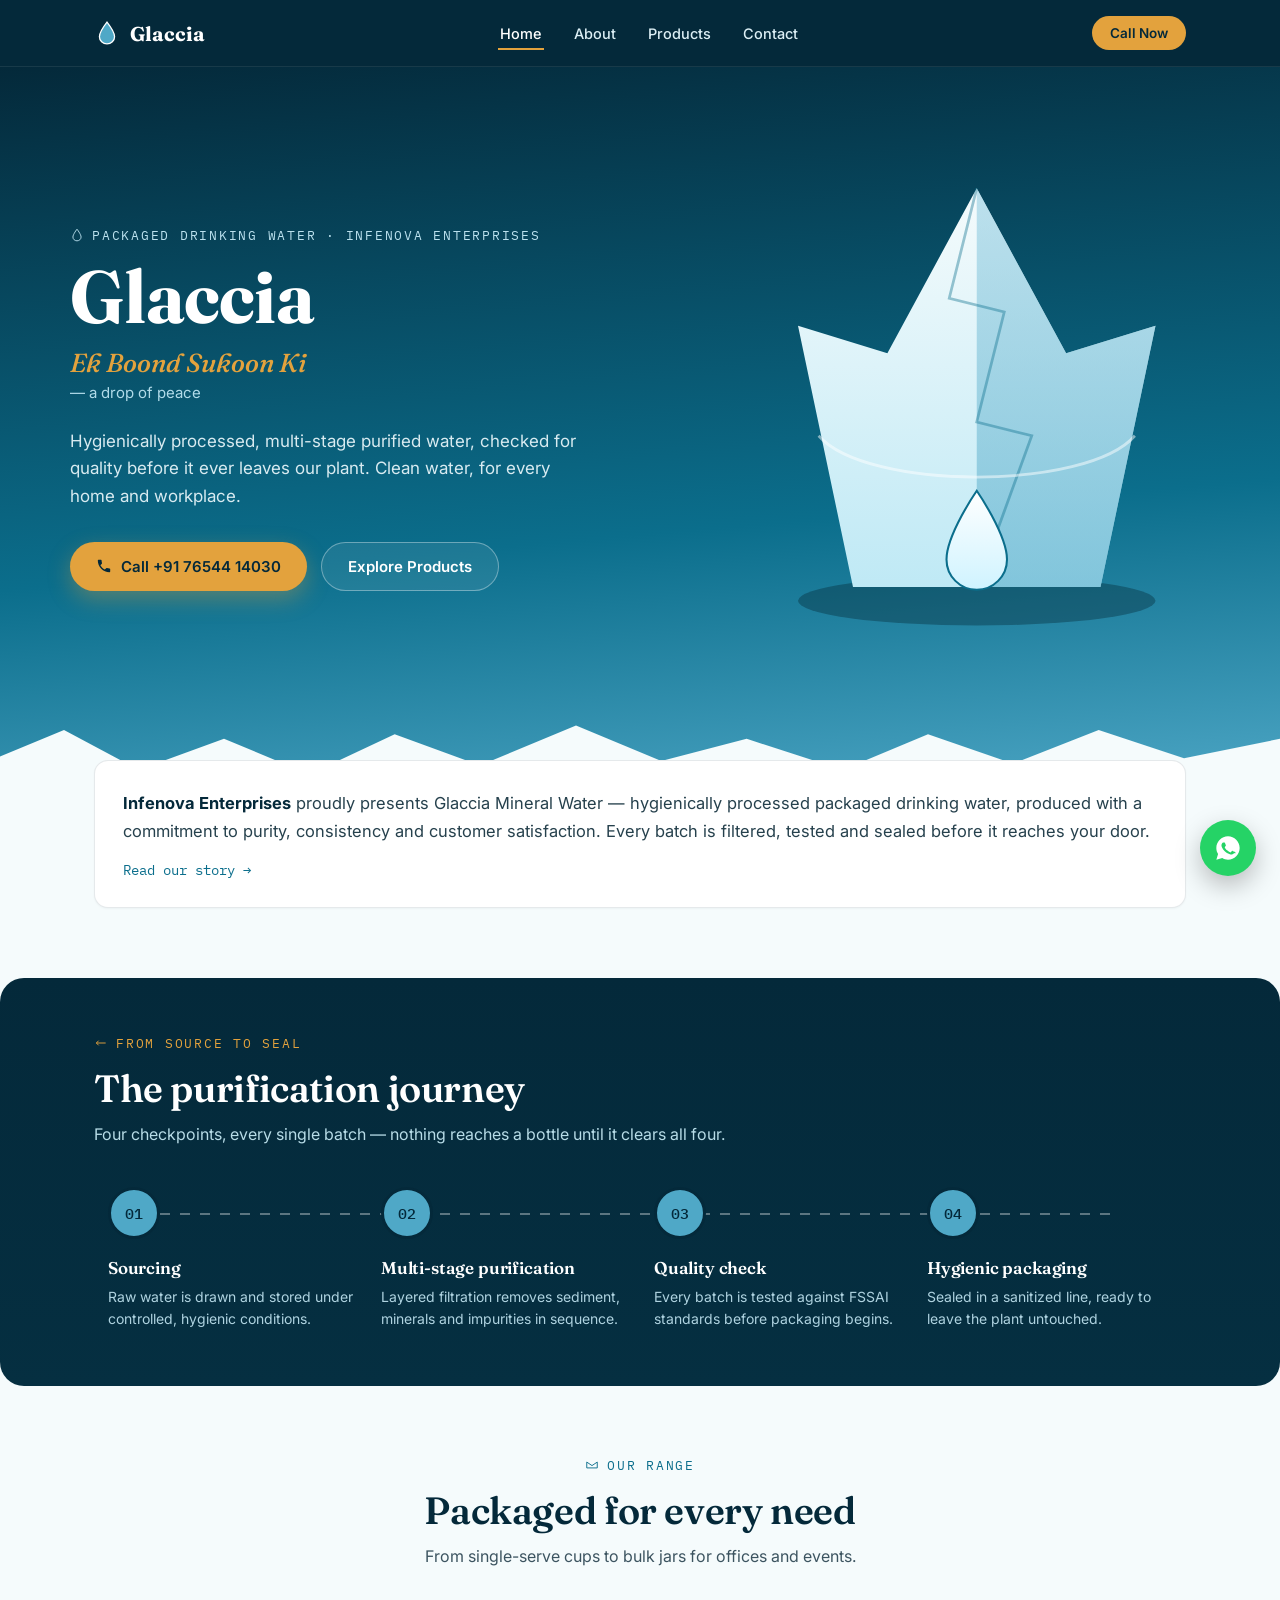
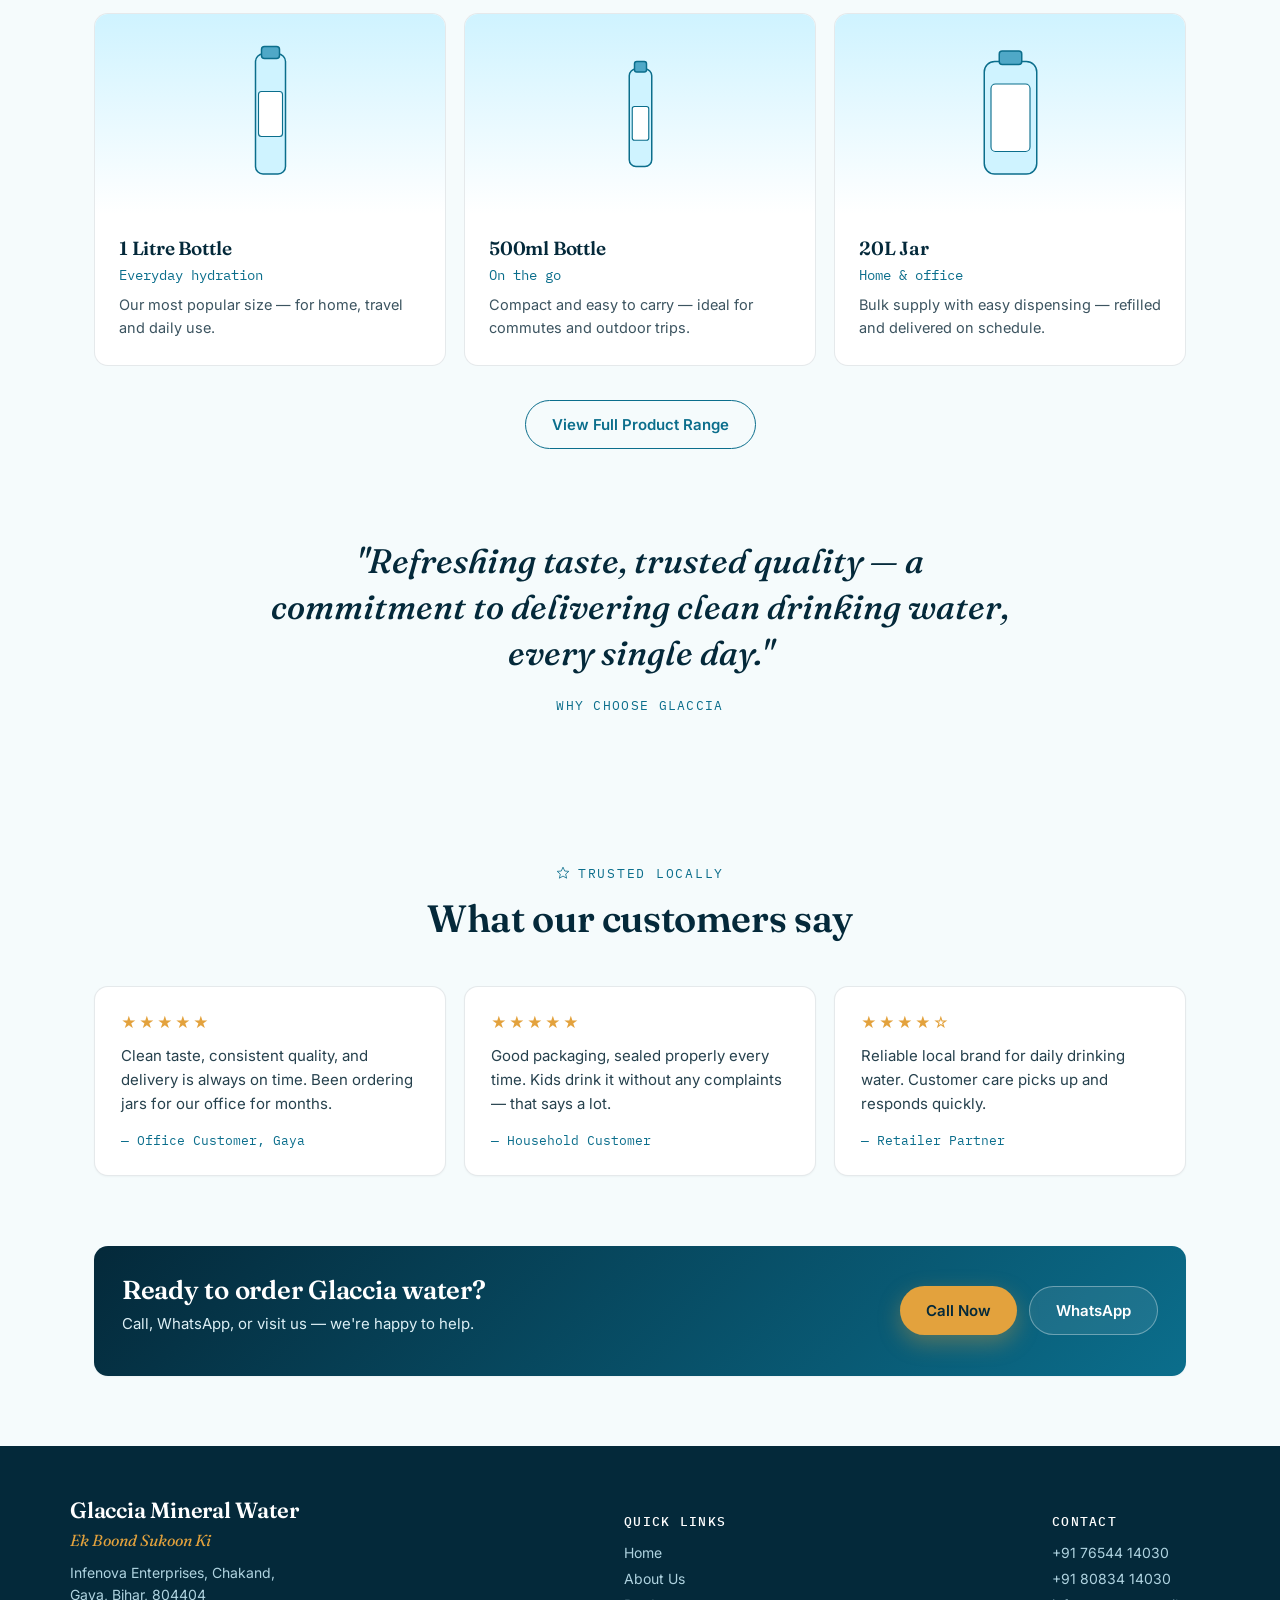
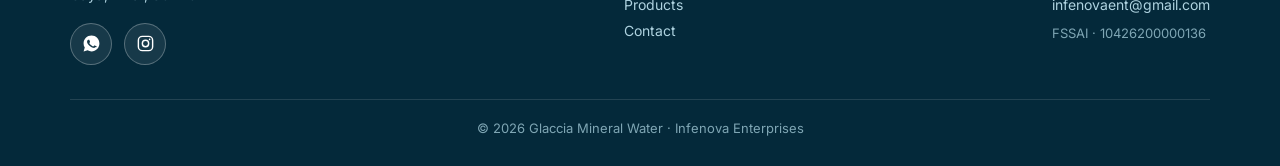
<file: index.html>
<!DOCTYPE html>
<html lang="en">
<head>
<meta charset="UTF-8">
<meta name="viewport" content="width=device-width,initial-scale=1">
<title>Glaccia Mineral Water — Ek Boond Sukoon Ki</title>
<meta name="description" content="Glaccia Mineral Water by Infenova Enterprises — hygienically processed, multi-stage purified packaged drinking water.">
<link rel="preconnect" href="https://fonts.googleapis.com">
<link rel="preconnect" href="https://fonts.gstatic.com" crossorigin>
<link href="https://fonts.googleapis.com/css2?family=Fraunces:opsz,wght@9..144,300;9..144,500;9..144,600;9..144,700&family=Inter:wght@400;500;600;700&family=IBM+Plex+Mono:wght@500&display=swap" rel="stylesheet">
<link rel="stylesheet" href="style.css">
<style>
  .hero{
    position:relative;
    background:linear-gradient(175deg,var(--abyss) 0%, var(--glacier) 62%, var(--glacier-mid) 100%);
    color:#fff;padding:80px 24px 130px;overflow:hidden;
  }
  .hero-inner{
    max-width:1140px;margin:0 auto;position:relative;z-index:2;
    display:grid;grid-template-columns:1.15fr 0.85fr;gap:40px;align-items:center;
  }
  .hero h1{color:#fff;font-size:clamp(44px,7vw,74px);line-height:.98;font-weight:700}
  .hero .tag{font-family:'Fraunces',serif;font-style:italic;font-weight:500;font-size:clamp(20px,2.4vw,26px);color:var(--gold);margin:14px 0 4px}
  .hero .tag-en{font-size:15px;color:var(--ice);opacity:.85;margin:0 0 26px}
  .hero p.desc{font-size:17px;line-height:1.6;max-width:46ch;color:#EAF7FB;opacity:.92}
  .cta-row{display:flex;gap:14px;margin-top:32px;flex-wrap:wrap}
  .glacier-art svg{width:100%;height:auto;display:block}
  @media (max-width:900px){ .hero-inner{grid-template-columns:1fr} .glacier-art{order:-1;max-width:260px;margin:0 auto} }
</style>
</head>
<body>

<nav class="site-nav">
  <div class="nav-inner">
    <a href="index.html" class="brand">
      <svg viewBox="0 0 24 24" fill="none"><path d="M12 2C12 2 5 11 5 15.5C5 19.09 8.13 22 12 22C15.87 22 19 19.09 19 15.5C19 11 12 2 12 2Z" fill="#4FA8C7" stroke="#fff" stroke-width="1.2"/></svg>
      <span class="brand-text">Glaccia</span>
    </a>
    <ul class="nav-links">
      <li><a href="index.html" class="active">Home</a></li>
      <li><a href="about.html">About</a></li>
      <li><a href="products.html">Products</a></li>
      <li><a href="contact.html">Contact</a></li>
    </ul>
    <a class="nav-cta" href="tel:+917654414030">Call Now</a>
  </div>
</nav>

<section class="hero">
  <div class="hero-inner">
    <div>
      <div class="eyebrow" style="display:inline-flex;align-items:center;gap:8px;font-family:'IBM Plex Mono',monospace;font-size:12.5px;letter-spacing:.14em;text-transform:uppercase;color:var(--ice);opacity:.9;margin-bottom:18px">
        <svg width="14" height="14" viewBox="0 0 24 24" fill="none"><path d="M12 2C12 2 5 11 5 15.5C5 19.09 8.13 22 12 22C15.87 22 19 19.09 19 15.5C19 11 12 2 12 2Z" stroke="currentColor" stroke-width="1.6"/></svg>
        Packaged Drinking Water · Infenova Enterprises
      </div>
      <h1>Glaccia</h1>
      <div class="tag">Ek Boond Sukoon Ki</div>
      <p class="tag-en">— a drop of peace</p>
      <p class="desc">Hygienically processed, multi-stage purified water, checked for quality before it ever leaves our plant. Clean water, for every home and workplace.</p>
      <div class="cta-row">
        <a class="btn btn-primary" href="tel:+917654414030">
          <svg width="16" height="16" viewBox="0 0 24 24" fill="none"><path d="M6.6 10.8C8.1 13.7 10.3 15.9 13.2 17.4L15.4 15.2C15.7 14.9 16.1 14.8 16.5 15C17.7 15.4 19 15.6 20.3 15.6C20.9 15.6 21.3 16 21.3 16.6V20.3C21.3 20.9 20.9 21.3 20.3 21.3C10.7 21.3 2.7 13.3 2.7 3.7C2.7 3.1 3.1 2.7 3.7 2.7H7.4C8 2.7 8.4 3.1 8.4 3.7C8.4 5 8.6 6.3 9 7.5C9.1 7.9 9 8.3 8.7 8.6L6.6 10.8Z" fill="currentColor"/></svg>
          Call +91 76544 14030
        </a>
        <a class="btn btn-ghost" href="products.html">Explore Products</a>
      </div>
    </div>
    <div class="glacier-art" aria-hidden="true">
      <svg viewBox="0 0 340 380" xmlns="http://www.w3.org/2000/svg">
        <defs>
          <linearGradient id="bergGrad" x1="0" y1="0" x2="0" y2="1"><stop offset="0" stop-color="#F5FBFC"/><stop offset="1" stop-color="#BFE9F5"/></linearGradient>
          <linearGradient id="bergShadow" x1="0" y1="0" x2="0" y2="1"><stop offset="0" stop-color="#8FCBE0"/><stop offset="1" stop-color="#4FA8C7"/></linearGradient>
          <linearGradient id="dropGrad" x1="0" y1="0" x2="0" y2="1"><stop offset="0" stop-color="#FFFFFF"/><stop offset="1" stop-color="#CFF3FF"/></linearGradient>
        </defs>
        <ellipse cx="170" cy="330" rx="130" ry="18" fill="#02202D" opacity="0.35"/>
        <path d="M170 30 L235 150 L300 130 L260 320 L80 320 L40 130 L105 150 Z" fill="url(#bergGrad)"/>
        <path d="M170 30 L235 150 L300 130 L260 320 L170 320 Z" fill="url(#bergShadow)" opacity="0.55"/>
        <path d="M170 30 L150 110 L190 120 L170 200 L210 210 L170 320" stroke="#0B6E8C" stroke-width="2" fill="none" opacity="0.4"/>
        <path d="M55 210 C90 250, 250 250, 285 210" stroke="#fff" stroke-width="2" opacity="0.5" fill="none"/>
        <path d="M170 250 C170 250 148 282 148 300 C148 312.15 157.85 322 170 322 C182.15 322 192 312.15 192 300 C192 282 170 250 170 250Z" fill="url(#dropGrad)" stroke="#0B6E8C" stroke-width="1.5"/>
      </svg>
    </div>
  </div>
  <div class="ice-edge">
    <svg viewBox="0 0 1200 90" preserveAspectRatio="none" xmlns="http://www.w3.org/2000/svg">
      <polygon points="0,90 0,40 60,10 130,55 210,20 290,60 370,15 450,50 540,5 620,45 700,20 790,55 870,15 950,48 1030,10 1110,42 1200,20 1200,90" fill="#F5FBFC"/>
    </svg>
  </div>
</section>

<div class="wrap tight">
  <section class="card" style="margin-top:-40px;position:relative;z-index:3">
    <p style="font-size:16.5px;line-height:1.7;color:#26414D;margin:0"><b style="color:var(--abyss)">Infenova Enterprises</b> proudly presents Glaccia Mineral Water — hygienically processed packaged drinking water, produced with a commitment to purity, consistency and customer satisfaction. Every batch is filtered, tested and sealed before it reaches your door.</p>
    <a href="about.html" style="display:inline-block;margin-top:16px;font-family:'IBM Plex Mono',monospace;font-size:13.5px;color:var(--glacier);text-decoration:none">Read our story →</a>
  </section>
</div>

<section class="journey">
  <div class="wrap tight" style="padding-bottom:0">
    <div class="section-head">
      <div class="eyebrow">
        <svg viewBox="0 0 24 24" fill="none" width="14" height="14"><path d="M4 12h16M4 12l4-4M4 12l4 4" stroke="currentColor" stroke-width="1.6"/></svg>
        From Source to Seal
      </div>
      <h2>The purification journey</h2>
      <p>Four checkpoints, every single batch — nothing reaches a bottle until it clears all four.</p>
    </div>
    <div class="steps">
      <div class="step"><div class="step-num">01</div><h3>Sourcing</h3><p>Raw water is drawn and stored under controlled, hygienic conditions.</p></div>
      <div class="step"><div class="step-num">02</div><h3>Multi-stage purification</h3><p>Layered filtration removes sediment, minerals and impurities in sequence.</p></div>
      <div class="step"><div class="step-num">03</div><h3>Quality check</h3><p>Every batch is tested against FSSAI standards before packaging begins.</p></div>
      <div class="step"><div class="step-num">04</div><h3>Hygienic packaging</h3><p>Sealed in a sanitized line, ready to leave the plant untouched.</p></div>
    </div>
  </div>
</section>

<div class="wrap">
  <div class="section-head center" style="max-width:640px;margin-left:auto;margin-right:auto">
    <div class="eyebrow" style="justify-content:center">
      <svg viewBox="0 0 24 24" fill="none" width="14" height="14"><path d="M3 7l9 6 9-6M3 7v10h18V7" stroke="currentColor" stroke-width="1.6"/></svg>
      Our Range
    </div>
    <h2>Packaged for every need</h2>
    <p>From single-serve cups to bulk jars for offices and events.</p>
  </div>
  <div class="grid grid-3">
    <div class="product-card">
      <div class="product-art">
        <svg viewBox="0 0 100 200"><rect x="30" y="20" width="40" height="160" rx="10" fill="#CFF3FF" stroke="#0B6E8C" stroke-width="2"/><rect x="38" y="10" width="24" height="16" rx="4" fill="#4FA8C7" stroke="#0B6E8C" stroke-width="2"/><rect x="34" y="70" width="32" height="60" rx="4" fill="#fff" stroke="#0B6E8C" stroke-width="1.5"/></svg>
      </div>
      <div class="product-body"><h3>1 Litre Bottle</h3><span class="price-tag">Everyday hydration</span><p>Our most popular size — for home, travel and daily use.</p></div>
    </div>
    <div class="product-card">
      <div class="product-art">
        <svg viewBox="0 0 100 200"><rect x="35" y="40" width="30" height="130" rx="9" fill="#CFF3FF" stroke="#0B6E8C" stroke-width="2"/><rect x="42" y="30" width="16" height="14" rx="3" fill="#4FA8C7" stroke="#0B6E8C" stroke-width="2"/><rect x="39" y="90" width="22" height="45" rx="3" fill="#fff" stroke="#0B6E8C" stroke-width="1.5"/></svg>
      </div>
      <div class="product-body"><h3>500ml Bottle</h3><span class="price-tag">On the go</span><p>Compact and easy to carry — ideal for commutes and outdoor trips.</p></div>
    </div>
    <div class="product-card">
      <div class="product-art">
        <svg viewBox="0 0 100 200"><rect x="15" y="30" width="70" height="150" rx="14" fill="#CFF3FF" stroke="#0B6E8C" stroke-width="2"/><rect x="35" y="16" width="30" height="18" rx="4" fill="#4FA8C7" stroke="#0B6E8C" stroke-width="2"/><rect x="24" y="60" width="52" height="90" rx="6" fill="#fff" stroke="#0B6E8C" stroke-width="1.5"/></svg>
      </div>
      <div class="product-body"><h3>20L Jar</h3><span class="price-tag">Home &amp; office</span><p>Bulk supply with easy dispensing — refilled and delivered on schedule.</p></div>
    </div>
  </div>
  <div style="text-align:center;margin-top:34px">
    <a class="btn btn-outline" href="products.html">View Full Product Range</a>
  </div>
</div>

<div class="wrap tight">
  <section class="quote">
    <blockquote>"Refreshing taste, trusted quality — a commitment to delivering clean drinking water, every single day."</blockquote>
    <cite>Why choose Glaccia</cite>
  </section>
</div>

<div class="wrap">
  <div class="section-head center" style="max-width:640px;margin-left:auto;margin-right:auto">
    <div class="eyebrow" style="justify-content:center">
      <svg viewBox="0 0 24 24" fill="none" width="14" height="14"><path d="M12 17.3l-6.2 3.6 1.6-7-5.4-4.7 7.1-.6L12 2l2.9 6.6 7.1.6-5.4 4.7 1.6 7z" stroke="currentColor" stroke-width="1.4"/></svg>
      Trusted Locally
    </div>
    <h2>What our customers say</h2>
  </div>
  <div class="grid grid-3">
    <div class="card testimonial"><div class="stars">★★★★★</div><p>Clean taste, consistent quality, and delivery is always on time. Been ordering jars for our office for months.</p><div class="who">— Office Customer, Gaya</div></div>
    <div class="card testimonial"><div class="stars">★★★★★</div><p>Good packaging, sealed properly every time. Kids drink it without any complaints — that says a lot.</p><div class="who">— Household Customer</div></div>
    <div class="card testimonial"><div class="stars">★★★★☆</div><p>Reliable local brand for daily drinking water. Customer care picks up and responds quickly.</p><div class="who">— Retailer Partner</div></div>
  </div>
</div>

<div class="wrap tight">
  <section class="card" style="display:flex;align-items:center;justify-content:space-between;flex-wrap:wrap;gap:24px;background:linear-gradient(135deg,var(--abyss),var(--glacier));color:#fff;border:none">
    <div>
      <h2 style="color:#fff;font-size:26px">Ready to order Glaccia water?</h2>
      <p style="color:#DCEFF5;margin-top:8px;font-size:15px">Call, WhatsApp, or visit us — we're happy to help.</p>
    </div>
    <div style="display:flex;gap:12px;flex-wrap:wrap">
      <a class="btn btn-primary" href="tel:+917654414030">Call Now</a>
      <a class="btn btn-ghost" href="https://wa.me/917654414030" target="_blank" rel="noopener">WhatsApp</a>
    </div>
  </section>
</div>

<footer>
  <div class="footer-inner">
    <div style="max-width:280px">
      <h3>Glaccia Mineral Water</h3>
      <div class="tag-en">Ek Boond Sukoon Ki</div>
      <address style="font-style:normal;color:#AFD3E0;font-size:14px;margin-top:12px;line-height:1.6">Infenova Enterprises, Chakand,<br>Gaya, Bihar, 804404</address>
      <div class="social-row">
        <a class="social-btn" href="https://wa.me/917654414030" target="_blank" rel="noopener" aria-label="Chat on WhatsApp"><svg viewBox="0 0 24 24" fill="currentColor"><path d="M12 2C6.5 2 2 6.5 2 12c0 1.9.5 3.6 1.5 5.1L2 22l5.1-1.4C8.5 21.5 10.2 22 12 22c5.5 0 10-4.5 10-10S17.5 2 12 2zm5.2 14.3c-.2.6-1.3 1.2-1.8 1.2-.5.1-1.1.1-1.7-.1-.4-.1-.9-.3-1.6-.6-2.7-1.2-4.5-3.9-4.6-4.1-.1-.2-1.1-1.5-1.1-2.8 0-1.3.7-2 1-2.3.3-.3.6-.3.8-.3h.6c.2 0 .4 0 .6.5.2.5.7 1.7.7 1.8.1.2.1.3 0 .5-.1.2-.1.3-.3.5-.1.2-.3.4-.4.5-.1.2-.3.3-.1.6.2.4.9 1.4 1.9 2.3 1.3 1.1 2.3 1.5 2.7 1.7.3.1.5.1.6-.1.2-.2.7-.8.9-1 .2-.2.3-.2.6-.1.2.1 1.5.7 1.8.8.3.1.5.2.5.3.1.2.1.6-.1 1.1z"/></svg></a>
        <a class="social-btn" href="https://instagram.com/glaccia" target="_blank" rel="noopener" aria-label="Glaccia on Instagram"><svg viewBox="0 0 24 24" fill="none" stroke="currentColor" stroke-width="1.8"><rect x="3" y="3" width="18" height="18" rx="5"/><circle cx="12" cy="12" r="4"/><circle cx="17.2" cy="6.8" r="1" fill="currentColor" stroke="none"/></svg></a>
      </div>
    </div>
    <div class="footer-col">
      <h4>Quick Links</h4>
      <a href="index.html">Home</a>
      <a href="about.html">About Us</a>
      <a href="products.html">Products</a>
      <a href="contact.html">Contact</a>
    </div>
    <div class="footer-col">
      <h4>Contact</h4>
      <a href="tel:+917654414030">+91 76544 14030</a>
      <a href="tel:+918083414030">+91 80834 14030</a>
      <a href="mailto:infenovaent@gmail.com">infenovaent@gmail.com</a>
      <span style="color:#7FA6B4;font-size:13px">FSSAI · 10426200000136</span>
    </div>
  </div>
  <p class="copyright">© 2026 Glaccia Mineral Water · Infenova Enterprises</p>
</footer>

<a class="wa-float" href="https://wa.me/917654414030" target="_blank" rel="noopener" aria-label="Chat on WhatsApp">
  <svg viewBox="0 0 24 24" fill="currentColor"><path d="M12 2C6.5 2 2 6.5 2 12c0 1.9.5 3.6 1.5 5.1L2 22l5.1-1.4C8.5 21.5 10.2 22 12 22c5.5 0 10-4.5 10-10S17.5 2 12 2zm5.2 14.3c-.2.6-1.3 1.2-1.8 1.2-.5.1-1.1.1-1.7-.1-.4-.1-.9-.3-1.6-.6-2.7-1.2-4.5-3.9-4.6-4.1-.1-.2-1.1-1.5-1.1-2.8 0-1.3.7-2 1-2.3.3-.3.6-.3.8-.3h.6c.2 0 .4 0 .6.5.2.5.7 1.7.7 1.8.1.2.1.3 0 .5-.1.2-.1.3-.3.5-.1.2-.3.4-.4.5-.1.2-.3.3-.1.6.2.4.9 1.4 1.9 2.3 1.3 1.1 2.3 1.5 2.7 1.7.3.1.5.1.6-.1.2-.2.7-.8.9-1 .2-.2.3-.2.6-.1.2.1 1.5.7 1.8.8.3.1.5.2.5.3.1.2.1.6-.1 1.1z"/></svg>
</a>

</body>
</html>
</file>
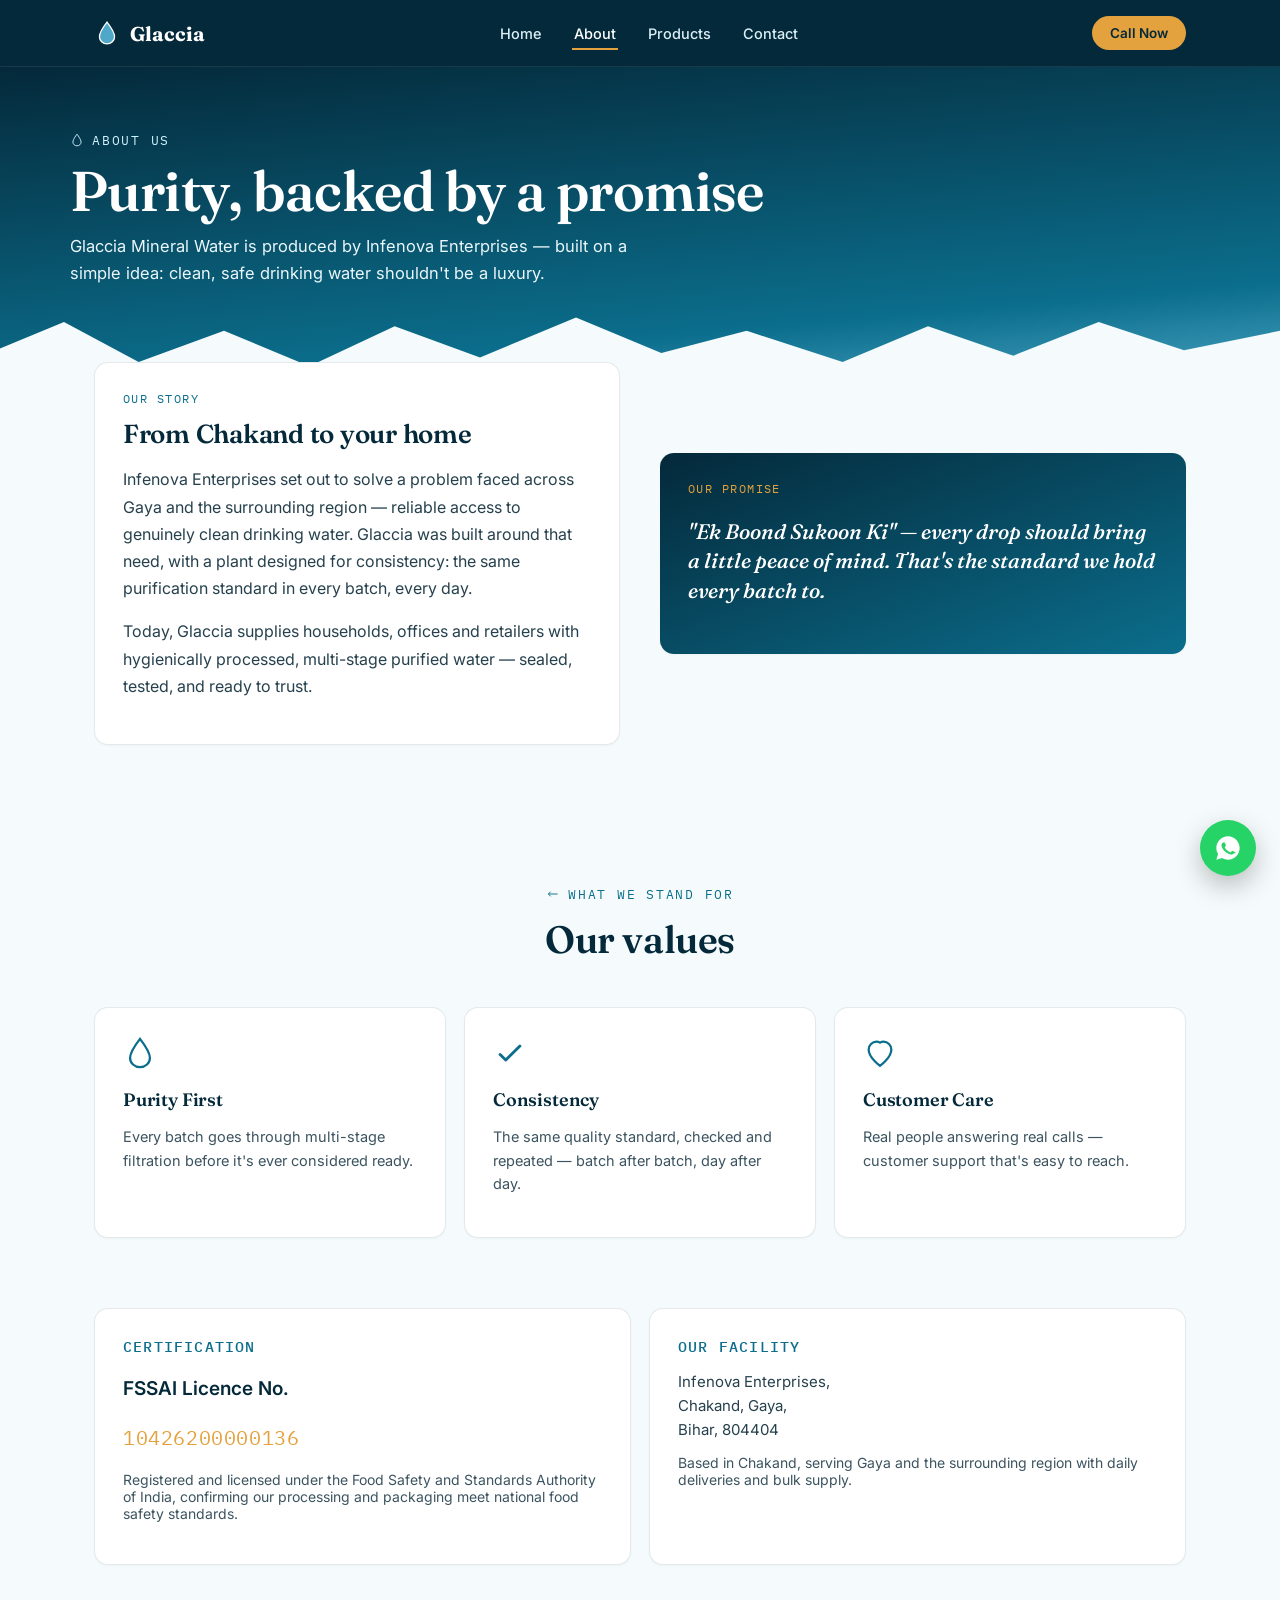
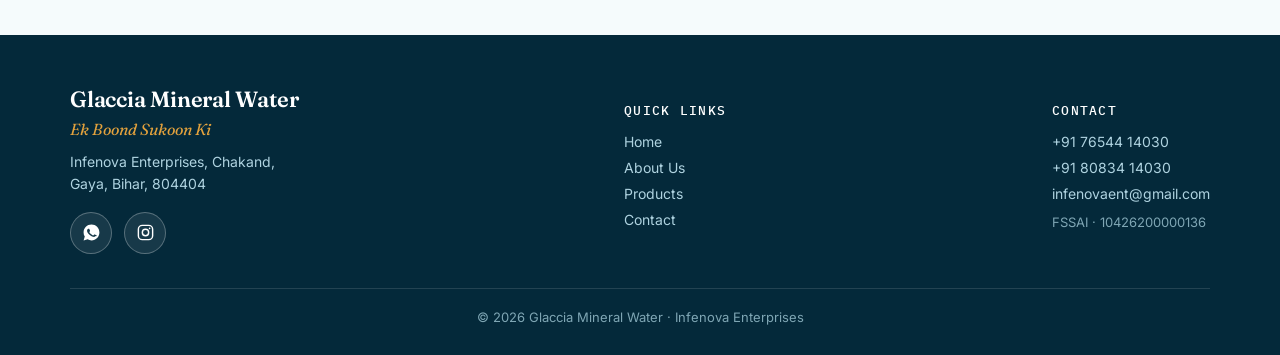
<file: about.html>
<!DOCTYPE html>
<html lang="en">
<head>
<meta charset="UTF-8">
<meta name="viewport" content="width=device-width,initial-scale=1">
<title>About Us — Glaccia Mineral Water</title>
<link rel="preconnect" href="https://fonts.googleapis.com">
<link rel="preconnect" href="https://fonts.gstatic.com" crossorigin>
<link href="https://fonts.googleapis.com/css2?family=Fraunces:opsz,wght@9..144,300;9..144,500;9..144,600;9..144,700&family=Inter:wght@400;500;600;700&family=IBM+Plex+Mono:wght@500&display=swap" rel="stylesheet">
<link rel="stylesheet" href="style.css">
</head>
<body>

<nav class="site-nav">
  <div class="nav-inner">
    <a href="index.html" class="brand">
      <svg viewBox="0 0 24 24" fill="none"><path d="M12 2C12 2 5 11 5 15.5C5 19.09 8.13 22 12 22C15.87 22 19 19.09 19 15.5C19 11 12 2 12 2Z" fill="#4FA8C7" stroke="#fff" stroke-width="1.2"/></svg>
      <span class="brand-text">Glaccia</span>
    </a>
    <ul class="nav-links">
      <li><a href="index.html">Home</a></li>
      <li><a href="about.html" class="active">About</a></li>
      <li><a href="products.html">Products</a></li>
      <li><a href="contact.html">Contact</a></li>
    </ul>
    <a class="nav-cta" href="tel:+917654414030">Call Now</a>
  </div>
</nav>

<section class="page-hero">
  <div class="page-hero-inner">
    <div class="eyebrow">
      <svg width="14" height="14" viewBox="0 0 24 24" fill="none"><path d="M12 2C12 2 5 11 5 15.5C5 19.09 8.13 22 12 22C15.87 22 19 19.09 19 15.5C19 11 12 2 12 2Z" stroke="currentColor" stroke-width="1.6"/></svg>
      About Us
    </div>
    <h1>Purity, backed by a promise</h1>
    <p>Glaccia Mineral Water is produced by Infenova Enterprises — built on a simple idea: clean, safe drinking water shouldn't be a luxury.</p>
  </div>
  <div class="ice-edge">
    <svg viewBox="0 0 1200 90" preserveAspectRatio="none" xmlns="http://www.w3.org/2000/svg">
      <polygon points="0,90 0,40 60,10 130,55 210,20 290,60 370,15 450,50 540,5 620,45 700,20 790,55 870,15 950,48 1030,10 1110,42 1200,20 1200,90" fill="#F5FBFC"/>
    </svg>
  </div>
</section>

<div class="wrap tight">
  <section class="grid grid-2" style="align-items:center;gap:40px;margin-top:-30px;position:relative;z-index:3">
    <div class="card">
      <div class="eyebrow" style="color:var(--glacier);font-family:'IBM Plex Mono',monospace;font-size:12px;letter-spacing:.12em;text-transform:uppercase;margin-bottom:12px">Our Story</div>
      <h2 style="font-size:26px;margin-bottom:14px">From Chakand to your home</h2>
      <p style="font-size:16px;line-height:1.7;color:#26414D;margin-bottom:14px">Infenova Enterprises set out to solve a problem faced across Gaya and the surrounding region — reliable access to genuinely clean drinking water. Glaccia was built around that need, with a plant designed for consistency: the same purification standard in every batch, every day.</p>
      <p style="font-size:16px;line-height:1.7;color:#26414D">Today, Glaccia supplies households, offices and retailers with hygienically processed, multi-stage purified water — sealed, tested, and ready to trust.</p>
    </div>
    <div class="card" style="background:linear-gradient(160deg,var(--abyss),var(--glacier));color:#fff;border:none">
      <div class="eyebrow" style="color:var(--gold);font-family:'IBM Plex Mono',monospace;font-size:12px;letter-spacing:.12em;text-transform:uppercase;margin-bottom:12px">Our Promise</div>
      <p style="font-family:'Fraunces',serif;font-style:italic;font-weight:500;font-size:21px;line-height:1.4;color:#fff">"Ek Boond Sukoon Ki" — every drop should bring a little peace of mind. That's the standard we hold every batch to.</p>
    </div>
  </section>
</div>

<div class="wrap">
  <div class="section-head center" style="max-width:600px;margin-left:auto;margin-right:auto">
    <div class="eyebrow" style="justify-content:center">
      <svg viewBox="0 0 24 24" fill="none" width="14" height="14"><path d="M4 12h16M4 12l4-4M4 12l4 4" stroke="currentColor" stroke-width="1.6"/></svg>
      What We Stand For
    </div>
    <h2>Our values</h2>
  </div>
  <div class="grid grid-3">
    <div class="card">
      <svg width="34" height="34" viewBox="0 0 24 24" fill="none" style="color:var(--glacier);margin-bottom:14px"><path d="M12 2C12 2 5 11 5 15.5C5 19.09 8.13 22 12 22C15.87 22 19 19.09 19 15.5C19 11 12 2 12 2Z" stroke="currentColor" stroke-width="1.6"/></svg>
      <h3 style="font-size:18px;margin-bottom:8px">Purity First</h3>
      <p style="font-size:14.5px;color:#3c5460;line-height:1.6">Every batch goes through multi-stage filtration before it's ever considered ready.</p>
    </div>
    <div class="card">
      <svg width="34" height="34" viewBox="0 0 24 24" fill="none" style="color:var(--glacier);margin-bottom:14px"><path d="M5 13l4 4L19 7" stroke="currentColor" stroke-width="2" stroke-linecap="round" stroke-linejoin="round"/></svg>
      <h3 style="font-size:18px;margin-bottom:8px">Consistency</h3>
      <p style="font-size:14.5px;color:#3c5460;line-height:1.6">The same quality standard, checked and repeated — batch after batch, day after day.</p>
    </div>
    <div class="card">
      <svg width="34" height="34" viewBox="0 0 24 24" fill="none" style="color:var(--glacier);margin-bottom:14px"><path d="M12 21C12 21 4 15.5 4 9.5C4 6.5 6.5 4 9.5 4C10.9 4 12 4.7 12 4.7C12 4.7 13.1 4 14.5 4C17.5 4 20 6.5 20 9.5C20 15.5 12 21 12 21Z" stroke="currentColor" stroke-width="1.6"/></svg>
      <h3 style="font-size:18px;margin-bottom:8px">Customer Care</h3>
      <p style="font-size:14.5px;color:#3c5460;line-height:1.6">Real people answering real calls — customer support that's easy to reach.</p>
    </div>
  </div>
</div>

<div class="wrap tight">
  <div class="grid grid-2">
    <div class="card info-card">
      <h3>Certification</h3>
      <p class="big">FSSAI Licence No.</p>
      <p class="license">10426200000136</p>
      <p style="font-size:14px;color:#3c5460;margin-top:12px">Registered and licensed under the Food Safety and Standards Authority of India, confirming our processing and packaging meet national food safety standards.</p>
    </div>
    <div class="card info-card">
      <h3>Our Facility</h3>
      <address>Infenova Enterprises,<br>Chakand, Gaya,<br>Bihar, 804404</address>
      <p style="font-size:14px;color:#3c5460;margin-top:12px">Based in Chakand, serving Gaya and the surrounding region with daily deliveries and bulk supply.</p>
    </div>
  </div>
</div>

<footer>
  <div class="footer-inner">
    <div style="max-width:280px">
      <h3>Glaccia Mineral Water</h3>
      <div class="tag-en">Ek Boond Sukoon Ki</div>
      <address style="font-style:normal;color:#AFD3E0;font-size:14px;margin-top:12px;line-height:1.6">Infenova Enterprises, Chakand,<br>Gaya, Bihar, 804404</address>
      <div class="social-row">
        <a class="social-btn" href="https://wa.me/917654414030" target="_blank" rel="noopener" aria-label="Chat on WhatsApp"><svg viewBox="0 0 24 24" fill="currentColor"><path d="M12 2C6.5 2 2 6.5 2 12c0 1.9.5 3.6 1.5 5.1L2 22l5.1-1.4C8.5 21.5 10.2 22 12 22c5.5 0 10-4.5 10-10S17.5 2 12 2zm5.2 14.3c-.2.6-1.3 1.2-1.8 1.2-.5.1-1.1.1-1.7-.1-.4-.1-.9-.3-1.6-.6-2.7-1.2-4.5-3.9-4.6-4.1-.1-.2-1.1-1.5-1.1-2.8 0-1.3.7-2 1-2.3.3-.3.6-.3.8-.3h.6c.2 0 .4 0 .6.5.2.5.7 1.7.7 1.8.1.2.1.3 0 .5-.1.2-.1.3-.3.5-.1.2-.3.4-.4.5-.1.2-.3.3-.1.6.2.4.9 1.4 1.9 2.3 1.3 1.1 2.3 1.5 2.7 1.7.3.1.5.1.6-.1.2-.2.7-.8.9-1 .2-.2.3-.2.6-.1.2.1 1.5.7 1.8.8.3.1.5.2.5.3.1.2.1.6-.1 1.1z"/></svg></a>
        <a class="social-btn" href="https://instagram.com/glaccia" target="_blank" rel="noopener" aria-label="Glaccia on Instagram"><svg viewBox="0 0 24 24" fill="none" stroke="currentColor" stroke-width="1.8"><rect x="3" y="3" width="18" height="18" rx="5"/><circle cx="12" cy="12" r="4"/><circle cx="17.2" cy="6.8" r="1" fill="currentColor" stroke="none"/></svg></a>
      </div>
    </div>
    <div class="footer-col">
      <h4>Quick Links</h4>
      <a href="index.html">Home</a>
      <a href="about.html">About Us</a>
      <a href="products.html">Products</a>
      <a href="contact.html">Contact</a>
    </div>
    <div class="footer-col">
      <h4>Contact</h4>
      <a href="tel:+917654414030">+91 76544 14030</a>
      <a href="tel:+918083414030">+91 80834 14030</a>
      <a href="mailto:infenovaent@gmail.com">infenovaent@gmail.com</a>
      <span style="color:#7FA6B4;font-size:13px">FSSAI · 10426200000136</span>
    </div>
  </div>
  <p class="copyright">© 2026 Glaccia Mineral Water · Infenova Enterprises</p>
</footer>

<a class="wa-float" href="https://wa.me/917654414030" target="_blank" rel="noopener" aria-label="Chat on WhatsApp">
  <svg viewBox="0 0 24 24" fill="currentColor"><path d="M12 2C6.5 2 2 6.5 2 12c0 1.9.5 3.6 1.5 5.1L2 22l5.1-1.4C8.5 21.5 10.2 22 12 22c5.5 0 10-4.5 10-10S17.5 2 12 2zm5.2 14.3c-.2.6-1.3 1.2-1.8 1.2-.5.1-1.1.1-1.7-.1-.4-.1-.9-.3-1.6-.6-2.7-1.2-4.5-3.9-4.6-4.1-.1-.2-1.1-1.5-1.1-2.8 0-1.3.7-2 1-2.3.3-.3.6-.3.8-.3h.6c.2 0 .4 0 .6.5.2.5.7 1.7.7 1.8.1.2.1.3 0 .5-.1.2-.1.3-.3.5-.1.2-.3.4-.4.5-.1.2-.3.3-.1.6.2.4.9 1.4 1.9 2.3 1.3 1.1 2.3 1.5 2.7 1.7.3.1.5.1.6-.1.2-.2.7-.8.9-1 .2-.2.3-.2.6-.1.2.1 1.5.7 1.8.8.3.1.5.2.5.3.1.2.1.6-.1 1.1z"/></svg>
</a>

</body>
</html>
</file>
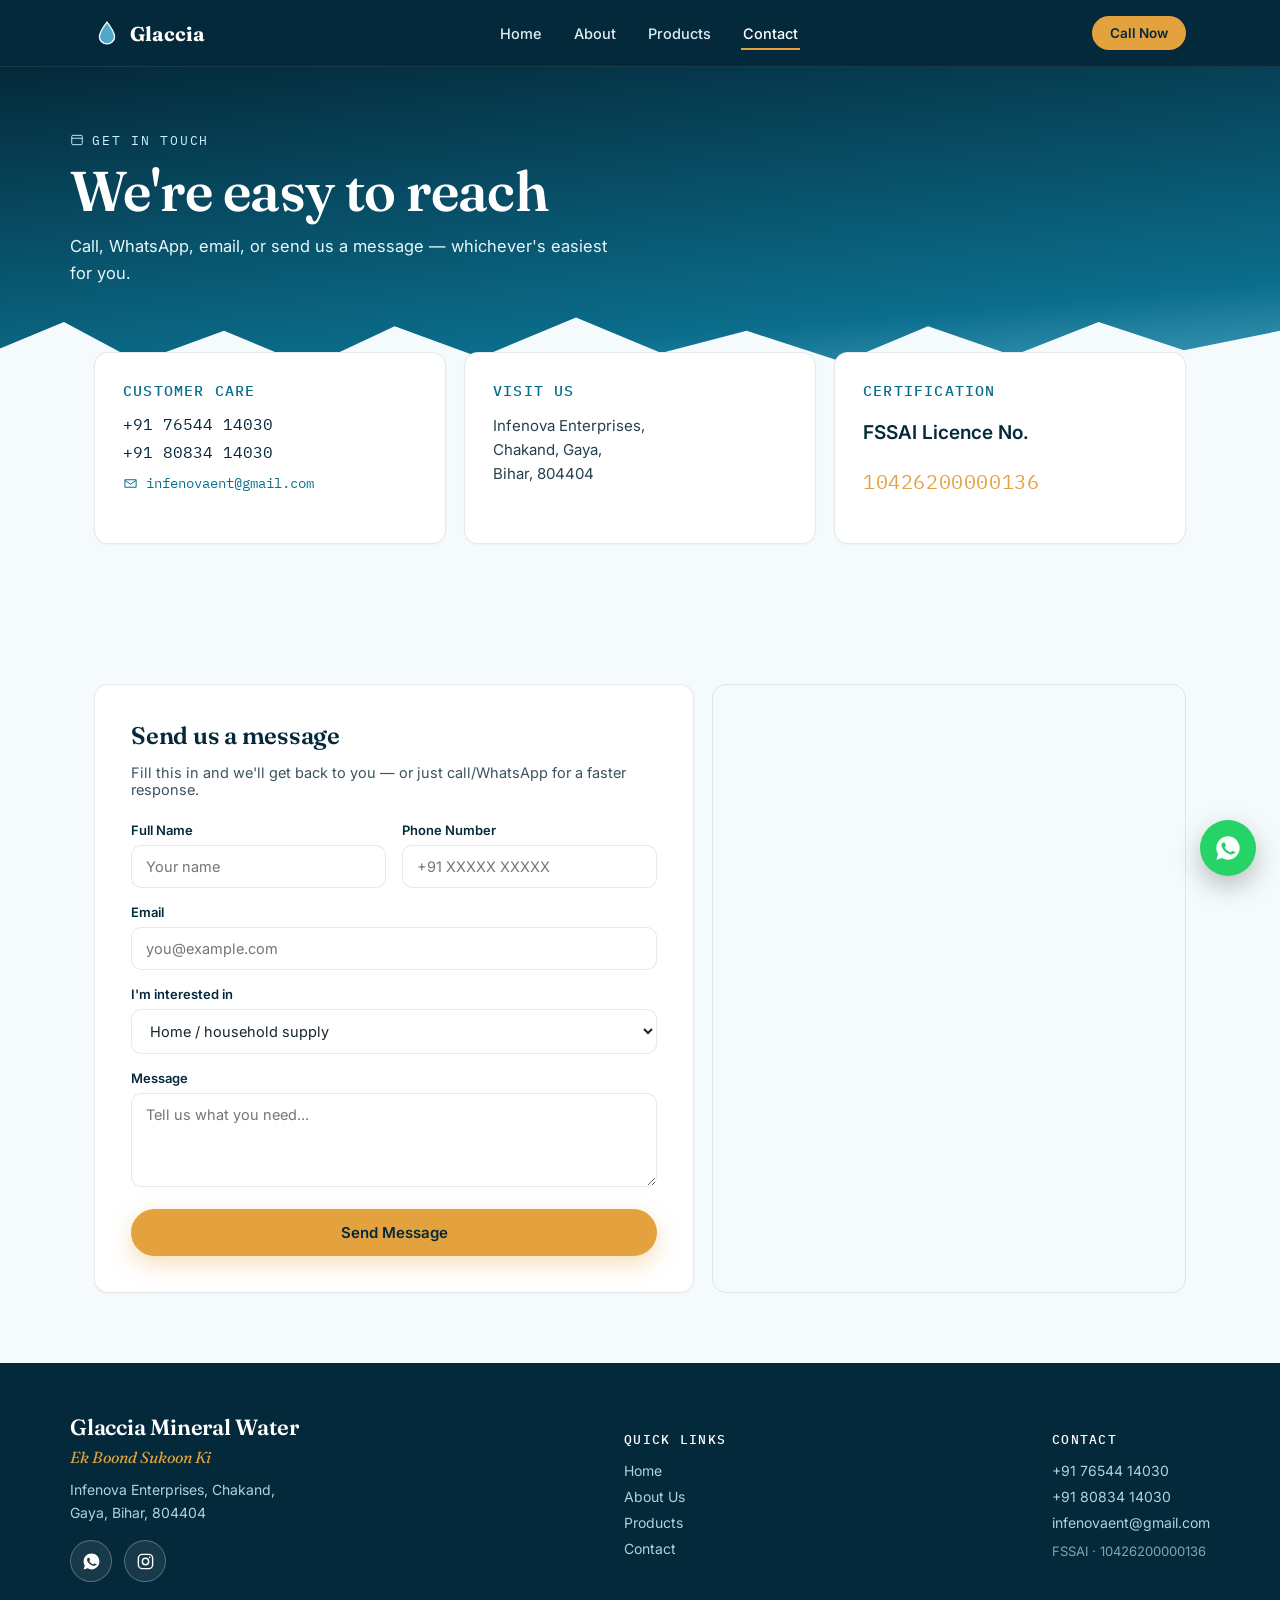
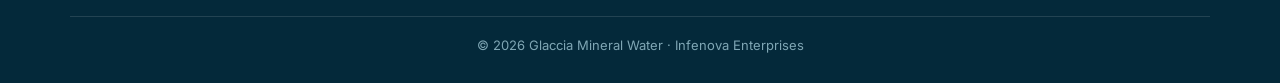
<file: contact.html>
<!DOCTYPE html>
<html lang="en">
<head>
<meta charset="UTF-8">
<meta name="viewport" content="width=device-width,initial-scale=1">
<title>Contact Us — Glaccia Mineral Water</title>
<link rel="preconnect" href="https://fonts.googleapis.com">
<link rel="preconnect" href="https://fonts.gstatic.com" crossorigin>
<link href="https://fonts.googleapis.com/css2?family=Fraunces:opsz,wght@9..144,300;9..144,500;9..144,600;9..144,700&family=Inter:wght@400;500;600;700&family=IBM+Plex+Mono:wght@500&display=swap" rel="stylesheet">
<link rel="stylesheet" href="style.css">
</head>
<body>

<nav class="site-nav">
  <div class="nav-inner">
    <a href="index.html" class="brand">
      <svg viewBox="0 0 24 24" fill="none"><path d="M12 2C12 2 5 11 5 15.5C5 19.09 8.13 22 12 22C15.87 22 19 19.09 19 15.5C19 11 12 2 12 2Z" fill="#4FA8C7" stroke="#fff" stroke-width="1.2"/></svg>
      <span class="brand-text">Glaccia</span>
    </a>
    <ul class="nav-links">
      <li><a href="index.html">Home</a></li>
      <li><a href="about.html">About</a></li>
      <li><a href="products.html">Products</a></li>
      <li><a href="contact.html" class="active">Contact</a></li>
    </ul>
    <a class="nav-cta" href="tel:+917654414030">Call Now</a>
  </div>
</nav>

<section class="page-hero">
  <div class="page-hero-inner">
    <div class="eyebrow">
      <svg width="14" height="14" viewBox="0 0 24 24" fill="none"><rect x="3" y="4" width="18" height="16" rx="2" stroke="currentColor" stroke-width="1.6"/><path d="M3 9h18" stroke="currentColor" stroke-width="1.6"/></svg>
      Get In Touch
    </div>
    <h1>We're easy to reach</h1>
    <p>Call, WhatsApp, email, or send us a message — whichever's easiest for you.</p>
  </div>
  <div class="ice-edge">
    <svg viewBox="0 0 1200 90" preserveAspectRatio="none" xmlns="http://www.w3.org/2000/svg">
      <polygon points="0,90 0,40 60,10 130,55 210,20 290,60 370,15 450,50 540,5 620,45 700,20 790,55 870,15 950,48 1030,10 1110,42 1200,20 1200,90" fill="#F5FBFC"/>
    </svg>
  </div>
</section>

<div class="wrap tight">
  <div class="grid grid-3" style="margin-top:-40px;position:relative;z-index:3">
    <div class="card info-card">
      <h3>Customer Care</h3>
      <a class="phone" href="tel:+917654414030">+91 76544 14030</a>
      <a class="phone" href="tel:+918083414030" style="margin-top:8px">+91 80834 14030</a>
      <a class="email" href="mailto:infenovaent@gmail.com">
        <svg viewBox="0 0 24 24" fill="none"><path d="M3 6h18v12H3V6z" stroke="currentColor" stroke-width="1.6"/><path d="M3 7l9 6 9-6" stroke="currentColor" stroke-width="1.6"/></svg>
        infenovaent@gmail.com
      </a>
    </div>
    <div class="card info-card">
      <h3>Visit Us</h3>
      <address>Infenova Enterprises,<br>Chakand, Gaya,<br>Bihar, 804404</address>
    </div>
    <div class="card info-card">
      <h3>Certification</h3>
      <p class="big">FSSAI Licence No.</p>
      <p class="license">10426200000136</p>
    </div>
  </div>
</div>

<div class="wrap">
  <div class="grid grid-2" style="align-items:stretch">
    <div class="card form-card">
      <h2 style="font-size:24px;margin-bottom:6px">Send us a message</h2>
      <p style="font-size:14.5px;color:#3c5460;margin-bottom:24px">Fill this in and we'll get back to you — or just call/WhatsApp for a faster response.</p>
      <form onsubmit="return false;">
        <div class="form-row">
          <div class="field"><label for="name">Full Name</label><input id="name" type="text" placeholder="Your name" required></div>
          <div class="field"><label for="phone">Phone Number</label><input id="phone" type="tel" placeholder="+91 XXXXX XXXXX" required></div>
        </div>
        <div class="form-row">
          <div class="field full"><label for="email">Email</label><input id="email" type="email" placeholder="you@example.com"></div>
        </div>
        <div class="form-row">
          <div class="field full">
            <label for="interest">I'm interested in</label>
            <select id="interest">
              <option>Home / household supply</option>
              <option>Office / bulk supply</option>
              <option>Event / function order</option>
              <option>Retail / distribution partnership</option>
              <option>Something else</option>
            </select>
          </div>
        </div>
        <div class="form-row">
          <div class="field full"><label for="message">Message</label><textarea id="message" rows="4" placeholder="Tell us what you need..."></textarea></div>
        </div>
        <button class="btn btn-primary" type="submit" style="width:100%;justify-content:center;margin-top:6px" onclick="alert('Thanks! For a real reply, please call or WhatsApp us directly for now — this form is a demo.')">Send Message</button>
      </form>
    </div>

    <div class="map-frame">
      <iframe
        src="https://www.google.com/maps?q=Chakand,+Gaya,+Bihar+804404&output=embed"
        loading="lazy"
        referrerpolicy="no-referrer-when-downgrade"
        title="Glaccia Mineral Water location - Chakand, Gaya, Bihar">
      </iframe>
    </div>
  </div>
</div>

<footer>
  <div class="footer-inner">
    <div style="max-width:280px">
      <h3>Glaccia Mineral Water</h3>
      <div class="tag-en">Ek Boond Sukoon Ki</div>
      <address style="font-style:normal;color:#AFD3E0;font-size:14px;margin-top:12px;line-height:1.6">Infenova Enterprises, Chakand,<br>Gaya, Bihar, 804404</address>
      <div class="social-row">
        <a class="social-btn" href="https://wa.me/917654414030" target="_blank" rel="noopener" aria-label="Chat on WhatsApp"><svg viewBox="0 0 24 24" fill="currentColor"><path d="M12 2C6.5 2 2 6.5 2 12c0 1.9.5 3.6 1.5 5.1L2 22l5.1-1.4C8.5 21.5 10.2 22 12 22c5.5 0 10-4.5 10-10S17.5 2 12 2zm5.2 14.3c-.2.6-1.3 1.2-1.8 1.2-.5.1-1.1.1-1.7-.1-.4-.1-.9-.3-1.6-.6-2.7-1.2-4.5-3.9-4.6-4.1-.1-.2-1.1-1.5-1.1-2.8 0-1.3.7-2 1-2.3.3-.3.6-.3.8-.3h.6c.2 0 .4 0 .6.5.2.5.7 1.7.7 1.8.1.2.1.3 0 .5-.1.2-.1.3-.3.5-.1.2-.3.4-.4.5-.1.2-.3.3-.1.6.2.4.9 1.4 1.9 2.3 1.3 1.1 2.3 1.5 2.7 1.7.3.1.5.1.6-.1.2-.2.7-.8.9-1 .2-.2.3-.2.6-.1.2.1 1.5.7 1.8.8.3.1.5.2.5.3.1.2.1.6-.1 1.1z"/></svg></a>
        <a class="social-btn" href="https://instagram.com/glaccia" target="_blank" rel="noopener" aria-label="Glaccia on Instagram"><svg viewBox="0 0 24 24" fill="none" stroke="currentColor" stroke-width="1.8"><rect x="3" y="3" width="18" height="18" rx="5"/><circle cx="12" cy="12" r="4"/><circle cx="17.2" cy="6.8" r="1" fill="currentColor" stroke="none"/></svg></a>
      </div>
    </div>
    <div class="footer-col">
      <h4>Quick Links</h4>
      <a href="index.html">Home</a>
      <a href="about.html">About Us</a>
      <a href="products.html">Products</a>
      <a href="contact.html">Contact</a>
    </div>
    <div class="footer-col">
      <h4>Contact</h4>
      <a href="tel:+917654414030">+91 76544 14030</a>
      <a href="tel:+918083414030">+91 80834 14030</a>
      <a href="mailto:infenovaent@gmail.com">infenovaent@gmail.com</a>
      <span style="color:#7FA6B4;font-size:13px">FSSAI · 10426200000136</span>
    </div>
  </div>
  <p class="copyright">© 2026 Glaccia Mineral Water · Infenova Enterprises</p>
</footer>

<a class="wa-float" href="https://wa.me/917654414030" target="_blank" rel="noopener" aria-label="Chat on WhatsApp">
  <svg viewBox="0 0 24 24" fill="currentColor"><path d="M12 2C6.5 2 2 6.5 2 12c0 1.9.5 3.6 1.5 5.1L2 22l5.1-1.4C8.5 21.5 10.2 22 12 22c5.5 0 10-4.5 10-10S17.5 2 12 2zm5.2 14.3c-.2.6-1.3 1.2-1.8 1.2-.5.1-1.1.1-1.7-.1-.4-.1-.9-.3-1.6-.6-2.7-1.2-4.5-3.9-4.6-4.1-.1-.2-1.1-1.5-1.1-2.8 0-1.3.7-2 1-2.3.3-.3.6-.3.8-.3h.6c.2 0 .4 0 .6.5.2.5.7 1.7.7 1.8.1.2.1.3 0 .5-.1.2-.1.3-.3.5-.1.2-.3.4-.4.5-.1.2-.3.3-.1.6.2.4.9 1.4 1.9 2.3 1.3 1.1 2.3 1.5 2.7 1.7.3.1.5.1.6-.1.2-.2.7-.8.9-1 .2-.2.3-.2.6-.1.2.1 1.5.7 1.8.8.3.1.5.2.5.3.1.2.1.6-.1 1.1z"/></svg>
</a>

</body>
</html>
</file>
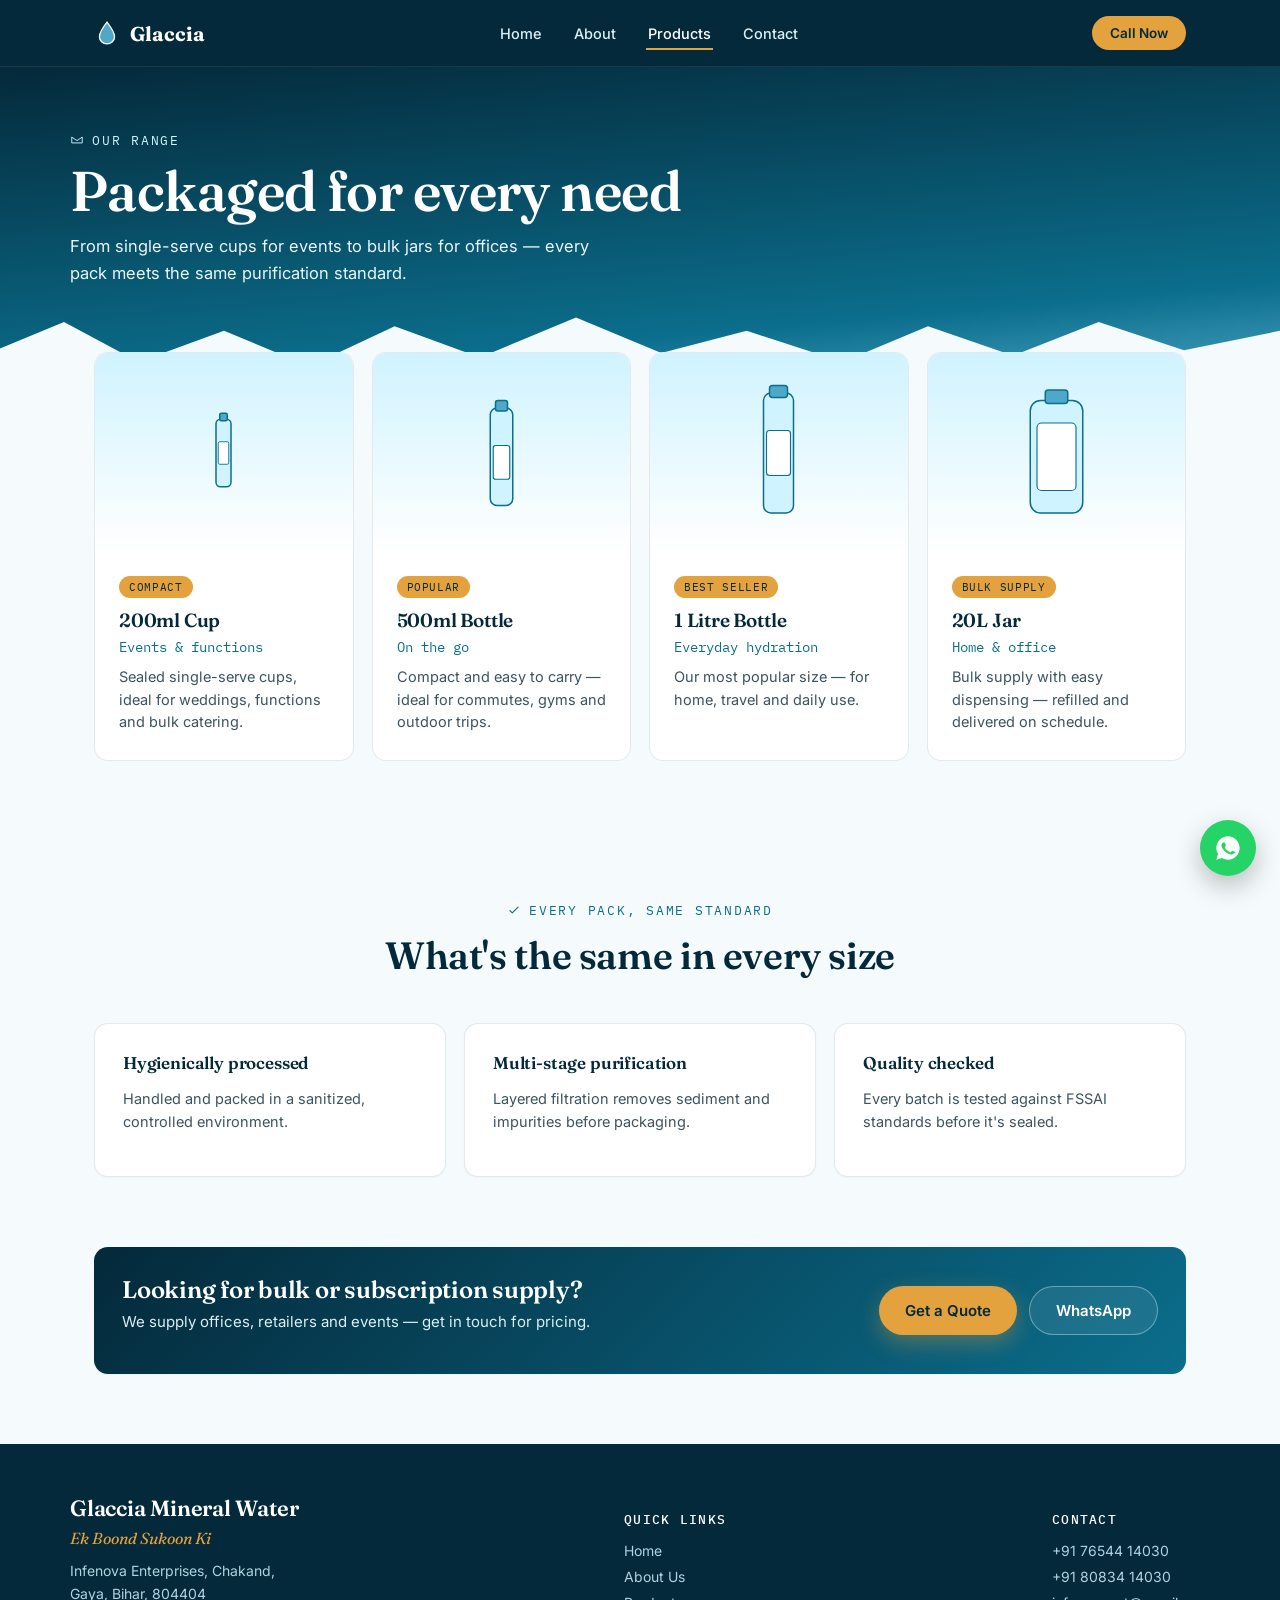
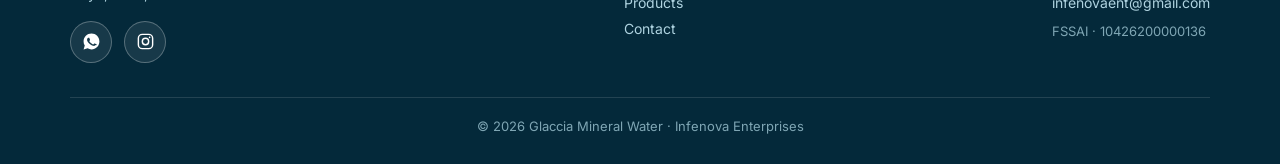
<file: products.html>
<!DOCTYPE html>
<html lang="en">
<head>
<meta charset="UTF-8">
<meta name="viewport" content="width=device-width,initial-scale=1">
<title>Products — Glaccia Mineral Water</title>
<link rel="preconnect" href="https://fonts.googleapis.com">
<link rel="preconnect" href="https://fonts.gstatic.com" crossorigin>
<link href="https://fonts.googleapis.com/css2?family=Fraunces:opsz,wght@9..144,300;9..144,500;9..144,600;9..144,700&family=Inter:wght@400;500;600;700&family=IBM+Plex+Mono:wght@500&display=swap" rel="stylesheet">
<link rel="stylesheet" href="style.css">
</head>
<body>

<nav class="site-nav">
  <div class="nav-inner">
    <a href="index.html" class="brand">
      <svg viewBox="0 0 24 24" fill="none"><path d="M12 2C12 2 5 11 5 15.5C5 19.09 8.13 22 12 22C15.87 22 19 19.09 19 15.5C19 11 12 2 12 2Z" fill="#4FA8C7" stroke="#fff" stroke-width="1.2"/></svg>
      <span class="brand-text">Glaccia</span>
    </a>
    <ul class="nav-links">
      <li><a href="index.html">Home</a></li>
      <li><a href="about.html">About</a></li>
      <li><a href="products.html" class="active">Products</a></li>
      <li><a href="contact.html">Contact</a></li>
    </ul>
    <a class="nav-cta" href="tel:+917654414030">Call Now</a>
  </div>
</nav>

<section class="page-hero">
  <div class="page-hero-inner">
    <div class="eyebrow">
      <svg width="14" height="14" viewBox="0 0 24 24" fill="none"><path d="M3 7l9 6 9-6M3 7v10h18V7" stroke="currentColor" stroke-width="1.6"/></svg>
      Our Range
    </div>
    <h1>Packaged for every need</h1>
    <p>From single-serve cups for events to bulk jars for offices — every pack meets the same purification standard.</p>
  </div>
  <div class="ice-edge">
    <svg viewBox="0 0 1200 90" preserveAspectRatio="none" xmlns="http://www.w3.org/2000/svg">
      <polygon points="0,90 0,40 60,10 130,55 210,20 290,60 370,15 450,50 540,5 620,45 700,20 790,55 870,15 950,48 1030,10 1110,42 1200,20 1200,90" fill="#F5FBFC"/>
    </svg>
  </div>
</section>

<div class="wrap tight">
  <div class="grid grid-4" style="margin-top:-40px;position:relative;z-index:3">

    <div class="product-card">
      <div class="product-art">
        <svg viewBox="0 0 100 200"><rect x="40" y="55" width="20" height="90" rx="6" fill="#CFF3FF" stroke="#0B6E8C" stroke-width="2"/><rect x="45" y="47" width="10" height="10" rx="2" fill="#4FA8C7" stroke="#0B6E8C" stroke-width="2"/><rect x="43" y="85" width="14" height="30" rx="2" fill="#fff" stroke="#0B6E8C" stroke-width="1.2"/></svg>
      </div>
      <div class="product-body">
        <span class="product-badge">Compact</span>
        <h3>200ml Cup</h3>
        <span class="price-tag">Events &amp; functions</span>
        <p>Sealed single-serve cups, ideal for weddings, functions and bulk catering.</p>
      </div>
    </div>

    <div class="product-card">
      <div class="product-art">
        <svg viewBox="0 0 100 200"><rect x="35" y="40" width="30" height="130" rx="9" fill="#CFF3FF" stroke="#0B6E8C" stroke-width="2"/><rect x="42" y="30" width="16" height="14" rx="3" fill="#4FA8C7" stroke="#0B6E8C" stroke-width="2"/><rect x="39" y="90" width="22" height="45" rx="3" fill="#fff" stroke="#0B6E8C" stroke-width="1.5"/></svg>
      </div>
      <div class="product-body">
        <span class="product-badge">Popular</span>
        <h3>500ml Bottle</h3>
        <span class="price-tag">On the go</span>
        <p>Compact and easy to carry — ideal for commutes, gyms and outdoor trips.</p>
      </div>
    </div>

    <div class="product-card">
      <div class="product-art">
        <svg viewBox="0 0 100 200"><rect x="30" y="20" width="40" height="160" rx="10" fill="#CFF3FF" stroke="#0B6E8C" stroke-width="2"/><rect x="38" y="10" width="24" height="16" rx="4" fill="#4FA8C7" stroke="#0B6E8C" stroke-width="2"/><rect x="34" y="70" width="32" height="60" rx="4" fill="#fff" stroke="#0B6E8C" stroke-width="1.5"/></svg>
      </div>
      <div class="product-body">
        <span class="product-badge">Best Seller</span>
        <h3>1 Litre Bottle</h3>
        <span class="price-tag">Everyday hydration</span>
        <p>Our most popular size — for home, travel and daily use.</p>
      </div>
    </div>

    <div class="product-card">
      <div class="product-art">
        <svg viewBox="0 0 100 200"><rect x="15" y="30" width="70" height="150" rx="14" fill="#CFF3FF" stroke="#0B6E8C" stroke-width="2"/><rect x="35" y="16" width="30" height="18" rx="4" fill="#4FA8C7" stroke="#0B6E8C" stroke-width="2"/><rect x="24" y="60" width="52" height="90" rx="6" fill="#fff" stroke="#0B6E8C" stroke-width="1.5"/></svg>
      </div>
      <div class="product-body">
        <span class="product-badge">Bulk Supply</span>
        <h3>20L Jar</h3>
        <span class="price-tag">Home &amp; office</span>
        <p>Bulk supply with easy dispensing — refilled and delivered on schedule.</p>
      </div>
    </div>

  </div>
</div>

<div class="wrap">
  <div class="section-head center" style="max-width:640px;margin-left:auto;margin-right:auto">
    <div class="eyebrow" style="justify-content:center">
      <svg viewBox="0 0 24 24" fill="none" width="14" height="14"><path d="M5 13l4 4L19 7" stroke="currentColor" stroke-width="2" stroke-linecap="round" stroke-linejoin="round"/></svg>
      Every Pack, Same Standard
    </div>
    <h2>What's the same in every size</h2>
  </div>
  <div class="grid grid-3">
    <div class="card"><h3 style="font-size:17px;margin-bottom:8px">Hygienically processed</h3><p style="font-size:14.5px;color:#3c5460;line-height:1.6">Handled and packed in a sanitized, controlled environment.</p></div>
    <div class="card"><h3 style="font-size:17px;margin-bottom:8px">Multi-stage purification</h3><p style="font-size:14.5px;color:#3c5460;line-height:1.6">Layered filtration removes sediment and impurities before packaging.</p></div>
    <div class="card"><h3 style="font-size:17px;margin-bottom:8px">Quality checked</h3><p style="font-size:14.5px;color:#3c5460;line-height:1.6">Every batch is tested against FSSAI standards before it's sealed.</p></div>
  </div>
</div>

<div class="wrap tight">
  <section class="card" style="display:flex;align-items:center;justify-content:space-between;flex-wrap:wrap;gap:24px;background:linear-gradient(135deg,var(--abyss),var(--glacier));color:#fff;border:none">
    <div>
      <h2 style="color:#fff;font-size:24px">Looking for bulk or subscription supply?</h2>
      <p style="color:#DCEFF5;margin-top:8px;font-size:15px">We supply offices, retailers and events — get in touch for pricing.</p>
    </div>
    <div style="display:flex;gap:12px;flex-wrap:wrap">
      <a class="btn btn-primary" href="contact.html">Get a Quote</a>
      <a class="btn btn-ghost" href="https://wa.me/917654414030" target="_blank" rel="noopener">WhatsApp</a>
    </div>
  </section>
</div>

<footer>
  <div class="footer-inner">
    <div style="max-width:280px">
      <h3>Glaccia Mineral Water</h3>
      <div class="tag-en">Ek Boond Sukoon Ki</div>
      <address style="font-style:normal;color:#AFD3E0;font-size:14px;margin-top:12px;line-height:1.6">Infenova Enterprises, Chakand,<br>Gaya, Bihar, 804404</address>
      <div class="social-row">
        <a class="social-btn" href="https://wa.me/917654414030" target="_blank" rel="noopener" aria-label="Chat on WhatsApp"><svg viewBox="0 0 24 24" fill="currentColor"><path d="M12 2C6.5 2 2 6.5 2 12c0 1.9.5 3.6 1.5 5.1L2 22l5.1-1.4C8.5 21.5 10.2 22 12 22c5.5 0 10-4.5 10-10S17.5 2 12 2zm5.2 14.3c-.2.6-1.3 1.2-1.8 1.2-.5.1-1.1.1-1.7-.1-.4-.1-.9-.3-1.6-.6-2.7-1.2-4.5-3.9-4.6-4.1-.1-.2-1.1-1.5-1.1-2.8 0-1.3.7-2 1-2.3.3-.3.6-.3.8-.3h.6c.2 0 .4 0 .6.5.2.5.7 1.7.7 1.8.1.2.1.3 0 .5-.1.2-.1.3-.3.5-.1.2-.3.4-.4.5-.1.2-.3.3-.1.6.2.4.9 1.4 1.9 2.3 1.3 1.1 2.3 1.5 2.7 1.7.3.1.5.1.6-.1.2-.2.7-.8.9-1 .2-.2.3-.2.6-.1.2.1 1.5.7 1.8.8.3.1.5.2.5.3.1.2.1.6-.1 1.1z"/></svg></a>
        <a class="social-btn" href="https://instagram.com/glaccia" target="_blank" rel="noopener" aria-label="Glaccia on Instagram"><svg viewBox="0 0 24 24" fill="none" stroke="currentColor" stroke-width="1.8"><rect x="3" y="3" width="18" height="18" rx="5"/><circle cx="12" cy="12" r="4"/><circle cx="17.2" cy="6.8" r="1" fill="currentColor" stroke="none"/></svg></a>
      </div>
    </div>
    <div class="footer-col">
      <h4>Quick Links</h4>
      <a href="index.html">Home</a>
      <a href="about.html">About Us</a>
      <a href="products.html">Products</a>
      <a href="contact.html">Contact</a>
    </div>
    <div class="footer-col">
      <h4>Contact</h4>
      <a href="tel:+917654414030">+91 76544 14030</a>
      <a href="tel:+918083414030">+91 80834 14030</a>
      <a href="mailto:infenovaent@gmail.com">infenovaent@gmail.com</a>
      <span style="color:#7FA6B4;font-size:13px">FSSAI · 10426200000136</span>
    </div>
  </div>
  <p class="copyright">© 2026 Glaccia Mineral Water · Infenova Enterprises</p>
</footer>

<a class="wa-float" href="https://wa.me/917654414030" target="_blank" rel="noopener" aria-label="Chat on WhatsApp">
  <svg viewBox="0 0 24 24" fill="currentColor"><path d="M12 2C6.5 2 2 6.5 2 12c0 1.9.5 3.6 1.5 5.1L2 22l5.1-1.4C8.5 21.5 10.2 22 12 22c5.5 0 10-4.5 10-10S17.5 2 12 2zm5.2 14.3c-.2.6-1.3 1.2-1.8 1.2-.5.1-1.1.1-1.7-.1-.4-.1-.9-.3-1.6-.6-2.7-1.2-4.5-3.9-4.6-4.1-.1-.2-1.1-1.5-1.1-2.8 0-1.3.7-2 1-2.3.3-.3.6-.3.8-.3h.6c.2 0 .4 0 .6.5.2.5.7 1.7.7 1.8.1.2.1.3 0 .5-.1.2-.1.3-.3.5-.1.2-.3.4-.4.5-.1.2-.3.3-.1.6.2.4.9 1.4 1.9 2.3 1.3 1.1 2.3 1.5 2.7 1.7.3.1.5.1.6-.1.2-.2.7-.8.9-1 .2-.2.3-.2.6-.1.2.1 1.5.7 1.8.8.3.1.5.2.5.3.1.2.1.6-.1 1.1z"/></svg>
</a>

</body>
</html>
</file>
<file: style.css>
:root{
  --abyss:#04293A;
  --glacier:#0B6E8C;
  --glacier-mid:#4FA8C7;
  --ice:#CFF3FF;
  --mist:#F5FBFC;
  --gold:#E3A23D;
  --slate:#16262E;
  --line: rgba(4,41,58,0.10);
  --radius: 14px;
}
*{box-sizing:border-box}
html{scroll-behavior:smooth}
body{
  margin:0;
  background:var(--mist);
  color:var(--slate);
  font-family:'Inter',Arial,sans-serif;
  -webkit-font-smoothing:antialiased;
}
h1,h2,h3{
  font-family:'Fraunces',serif;
  font-weight:600;
  letter-spacing:-0.01em;
  margin:0;
  color:var(--abyss);
}
.mono{font-family:'IBM Plex Mono',monospace;letter-spacing:0.02em;}
a{color:inherit}
img{max-width:100%}
:focus-visible{outline:3px solid var(--gold); outline-offset:3px;}

/* ---------- Nav ---------- */
.site-nav{
  position:sticky;top:0;z-index:50;
  background:var(--abyss);
  border-bottom:1px solid rgba(255,255,255,.08);
}
.nav-inner{
  max-width:1140px;margin:0 auto;padding:16px 24px;
  display:flex;align-items:center;justify-content:space-between;
}
.brand{display:flex;align-items:center;gap:10px;text-decoration:none}
.brand svg{width:26px;height:26px;flex:none}
.brand-text{font-family:'Fraunces',serif;font-weight:700;font-size:20px;color:#fff}
.nav-links{display:flex;gap:28px;list-style:none;margin:0;padding:0}
.nav-links a{
  text-decoration:none;color:#DCEFF5;font-size:14.5px;font-weight:500;
  padding:6px 2px;border-bottom:2px solid transparent;transition:border-color .18s ease, color .18s ease;
}
.nav-links a:hover, .nav-links a.active{color:#fff;border-color:var(--gold)}
.nav-cta{
  display:inline-flex;align-items:center;gap:8px;
  background:var(--gold);color:var(--abyss);
  padding:9px 18px;border-radius:999px;text-decoration:none;
  font-weight:600;font-size:13.5px;white-space:nowrap;
}
.nav-toggle{display:none}

/* ---------- Buttons ---------- */
.btn{
  display:inline-flex;align-items:center;gap:9px;
  padding:14px 26px;border-radius:999px;
  text-decoration:none;font-weight:600;font-size:15px;
  transition:transform .18s ease, box-shadow .18s ease;
  border:none;cursor:pointer;font-family:'Inter',sans-serif;
}
.btn-primary{background:var(--gold);color:var(--abyss);box-shadow:0 8px 22px rgba(227,162,61,.35)}
.btn-primary:hover{transform:translateY(-2px);box-shadow:0 12px 28px rgba(227,162,61,.45)}
.btn-ghost{background:rgba(255,255,255,.08);color:#fff;border:1px solid rgba(255,255,255,.35)}
.btn-ghost:hover{background:rgba(255,255,255,.16);transform:translateY(-2px)}
.btn-outline{background:transparent;color:var(--glacier);border:1.5px solid var(--glacier)}
.btn-outline:hover{background:var(--glacier);color:#fff}

/* ---------- Page hero (inner pages) ---------- */
.page-hero{
  background:linear-gradient(175deg,var(--abyss) 0%, var(--glacier) 75%, var(--glacier-mid) 100%);
  color:#fff;padding:64px 24px 90px;position:relative;overflow:hidden;
}
.page-hero-inner{max-width:1140px;margin:0 auto;position:relative;z-index:2}
.page-hero .eyebrow{
  display:inline-flex;align-items:center;gap:8px;
  font-family:'IBM Plex Mono',monospace;font-size:12.5px;letter-spacing:.14em;
  text-transform:uppercase;color:var(--ice);opacity:.9;margin-bottom:14px;
}
.page-hero h1{color:#fff;font-size:clamp(36px,5.2vw,56px);line-height:1.02}
.page-hero p{color:#EAF7FB;opacity:.92;font-size:16.5px;max-width:56ch;margin-top:14px;line-height:1.6}
.ice-edge{position:absolute;left:0;right:0;bottom:-1px;z-index:1;line-height:0}
.ice-edge svg{width:100%;height:80px;display:block}

/* ---------- Layout ---------- */
.wrap{max-width:1140px;margin:0 auto;padding:70px 24px}
.wrap.tight{padding-top:0}
.section-head{max-width:640px;margin:0 0 40px}
.section-head .eyebrow{
  display:inline-flex;align-items:center;gap:8px;color:var(--glacier);
  font-family:'IBM Plex Mono',monospace;font-size:12.5px;letter-spacing:.14em;text-transform:uppercase;margin-bottom:14px;
}
.section-head h2{font-size:clamp(28px,3.4vw,38px)}
.section-head p{color:#3c5460;font-size:16px;line-height:1.6;margin-top:10px}
.section-head.center{margin:0 auto 44px;text-align:center}

.card{
  background:#fff;border-radius:var(--radius);
  padding:28px;border:1px solid var(--line);
  box-shadow:0 1px 2px rgba(4,41,58,.04);
}

/* ---------- Grid utilities ---------- */
.grid{display:grid;gap:18px}
.grid-2{grid-template-columns:1fr 1fr}
.grid-3{grid-template-columns:repeat(3,1fr)}
.grid-4{grid-template-columns:repeat(4,1fr)}

/* ---------- Purification journey ---------- */
.journey{
  background:linear-gradient(180deg,var(--abyss), #052F41);
  border-radius:24px;padding:56px 30px;color:#fff;position:relative;overflow:hidden;
}
.journey .section-head p{color:#B7DCE7}
.journey .section-head .eyebrow{color:var(--gold)}
.journey .section-head h2{color:#fff}
.steps{display:grid;grid-template-columns:repeat(4,1fr);gap:0;position:relative}
.steps::before{
  content:"";position:absolute;top:26px;left:6%;right:6%;height:2px;
  background:repeating-linear-gradient(90deg, rgba(255,255,255,.35) 0 10px, transparent 10px 20px);
}
.step{position:relative;padding:0 14px;text-align:left}
.step-num{
  width:52px;height:52px;border-radius:50%;background:var(--glacier-mid);color:var(--abyss);
  display:flex;align-items:center;justify-content:center;font-family:'IBM Plex Mono',monospace;
  font-weight:500;font-size:15px;position:relative;z-index:2;margin-bottom:18px;border:3px solid var(--abyss);
}
.step h3{color:#fff;font-size:17px;margin-bottom:8px;font-weight:600}
.step p{font-size:14px;line-height:1.55;color:#AFD3E0;margin:0}

/* ---------- Trust / info cards ---------- */
.info-card h3{
  font-size:15px;font-family:'IBM Plex Mono',monospace;text-transform:uppercase;letter-spacing:.08em;
  color:var(--glacier);margin-bottom:14px;font-weight:500;
}
.info-card .big{font-size:19px;color:var(--abyss);font-weight:600;line-height:1.5}
.info-card .license{font-family:'IBM Plex Mono',monospace;font-size:20px;color:var(--gold);letter-spacing:.03em}
.info-card ul{margin:0;padding:0;list-style:none;display:flex;flex-direction:column;gap:9px}
.info-card li{display:flex;gap:9px;align-items:flex-start;font-size:15px;color:#26414D}
.info-card li svg{flex:none;margin-top:3px;width:16px;height:16px;color:var(--glacier)}
.info-card a.phone{display:block;font-family:'IBM Plex Mono',monospace;font-size:16px;color:var(--abyss);text-decoration:none}
.info-card a.phone:hover{color:var(--glacier)}
.info-card address{font-style:normal;font-size:15px;line-height:1.6;color:#26414D;margin:0}
.info-card a.email{display:inline-flex;align-items:center;gap:8px;margin-top:12px;font-family:'IBM Plex Mono',monospace;font-size:14px;color:var(--glacier);text-decoration:none}
.info-card a.email:hover{color:var(--gold)}
.info-card a.email svg{width:15px;height:15px;flex:none}

/* ---------- Product cards ---------- */
.product-card{
  background:#fff;border-radius:var(--radius);border:1px solid var(--line);
  padding:0;overflow:hidden;display:flex;flex-direction:column;
  transition:transform .2s ease, box-shadow .2s ease;
}
.product-card:hover{transform:translateY(-4px);box-shadow:0 16px 34px rgba(4,41,58,.12)}
.product-art{
  background:linear-gradient(180deg,var(--ice), #fff);
  display:flex;align-items:center;justify-content:center;padding:30px;height:200px;
}
.product-art svg{height:150px}
.product-body{padding:22px 24px 26px}
.product-body h3{font-size:19px;margin-bottom:6px}
.product-body .price-tag{
  font-family:'IBM Plex Mono',monospace;color:var(--glacier);font-size:14px;margin-bottom:10px;display:block;
}
.product-body p{font-size:14.5px;color:#3c5460;line-height:1.55;margin:0}
.product-badge{
  display:inline-block;background:var(--gold);color:var(--abyss);font-family:'IBM Plex Mono',monospace;
  font-size:11px;letter-spacing:.06em;text-transform:uppercase;padding:4px 10px;border-radius:999px;margin-bottom:10px;
}

/* ---------- Quote ---------- */
.quote{text-align:center;padding:20px 24px 10px}
.quote blockquote{
  margin:0 auto;max-width:760px;font-family:'Fraunces',serif;font-weight:500;font-style:italic;
  font-size:clamp(24px,3.4vw,34px);line-height:1.35;color:var(--abyss);
}
.quote cite{
  display:block;margin-top:20px;font-style:normal;font-family:'IBM Plex Mono',monospace;
  font-size:13px;letter-spacing:.1em;text-transform:uppercase;color:var(--glacier);
}

/* ---------- Testimonials ---------- */
.testimonial{padding:26px}
.testimonial .stars{color:var(--gold);font-size:15px;margin-bottom:12px;letter-spacing:2px}
.testimonial p{font-size:15px;line-height:1.6;color:#26414D;margin:0 0 16px}
.testimonial .who{font-family:'IBM Plex Mono',monospace;font-size:13px;color:var(--glacier)}

/* ---------- Contact form ---------- */
.form-card{padding:36px}
.form-row{display:grid;grid-template-columns:1fr 1fr;gap:16px;margin-bottom:16px}
.field{display:flex;flex-direction:column;gap:7px}
.field.full{grid-column:1/-1}
.field label{font-size:13px;font-weight:600;color:var(--abyss)}
.field input, .field textarea, .field select{
  border:1.5px solid var(--line);border-radius:10px;padding:12px 14px;font-family:'Inter',sans-serif;
  font-size:14.5px;color:var(--slate);background:#fff;resize:vertical;
}
.field input:focus, .field textarea:focus, .field select:focus{outline:none;border-color:var(--glacier)}
.map-frame{border-radius:var(--radius);overflow:hidden;border:1px solid var(--line);height:100%;min-height:320px}
.map-frame iframe{width:100%;height:100%;min-height:320px;border:0;display:block}

/* ---------- Social row ---------- */
.social-row{display:flex;gap:12px;margin-top:16px}
.social-btn{
  display:inline-flex;align-items:center;justify-content:center;width:42px;height:42px;border-radius:50%;
  background:rgba(255,255,255,.08);border:1px solid rgba(255,255,255,.28);
  transition:transform .18s ease, background .18s ease;
}
.social-btn:hover{background:var(--gold);transform:translateY(-2px)}
.social-btn svg{width:19px;height:19px;color:#fff}
.social-btn:hover svg{color:var(--abyss)}

/* ---------- WhatsApp floating button ---------- */
.wa-float{
  position:fixed;bottom:24px;right:24px;z-index:60;width:56px;height:56px;border-radius:50%;
  background:#25D366;display:flex;align-items:center;justify-content:center;
  box-shadow:0 10px 26px rgba(0,0,0,.25);text-decoration:none;
}
.wa-float svg{width:28px;height:28px;color:#fff}

/* ---------- Footer ---------- */
footer{background:var(--abyss);color:#fff;padding:50px 24px 30px}
.footer-inner{max-width:1140px;margin:0 auto;display:flex;justify-content:space-between;align-items:flex-start;flex-wrap:wrap;gap:36px;border-bottom:1px solid rgba(255,255,255,.12);padding-bottom:34px}
.footer-inner h3{color:#fff;font-size:22px}
.footer-inner .tag-en{color:var(--gold);font-family:'Fraunces',serif;font-style:italic;font-size:16px;margin-top:6px}
.footer-col h4{color:#fff;font-size:13px;text-transform:uppercase;letter-spacing:.1em;font-family:'IBM Plex Mono',monospace;margin-bottom:14px;font-weight:500}
.footer-col a{display:block;text-decoration:none;color:#AFD3E0;font-size:14px;margin-bottom:9px}
.footer-col a:hover{color:var(--gold)}
.footer-contact a{text-decoration:none;color:#EAF7FB;font-family:'IBM Plex Mono',monospace;font-size:14px}
.footer-contact a:hover{color:var(--gold)}
.copyright{max-width:1140px;margin:20px auto 0;font-size:13px;color:#7FA6B4;text-align:center}

@media (prefers-reduced-motion: no-preference){
  .page-hero-inner > *{animation:rise .6s ease both}
}
@keyframes rise{from{opacity:0;transform:translateY(14px)}to{opacity:1;transform:translateY(0)}}

/* ---------- Responsive ---------- */
@media (max-width:900px){
  .nav-links{display:none}
  .nav-toggle{display:block;background:none;border:none;color:#fff}
  .grid-3{grid-template-columns:1fr 1fr}
  .grid-4{grid-template-columns:1fr 1fr}
  .steps{grid-template-columns:1fr 1fr;row-gap:34px}
  .steps::before{display:none}
  .form-row{grid-template-columns:1fr}
  .footer-inner{flex-direction:column}
}
@media (max-width:600px){
  .grid-2{grid-template-columns:1fr}
  .grid-3{grid-template-columns:1fr}
  .grid-4{grid-template-columns:1fr}
  .steps{grid-template-columns:1fr}
  .page-hero{padding:52px 18px 70px}
  .journey{padding:40px 18px}
  .form-card{padding:24px}
}
</file>
